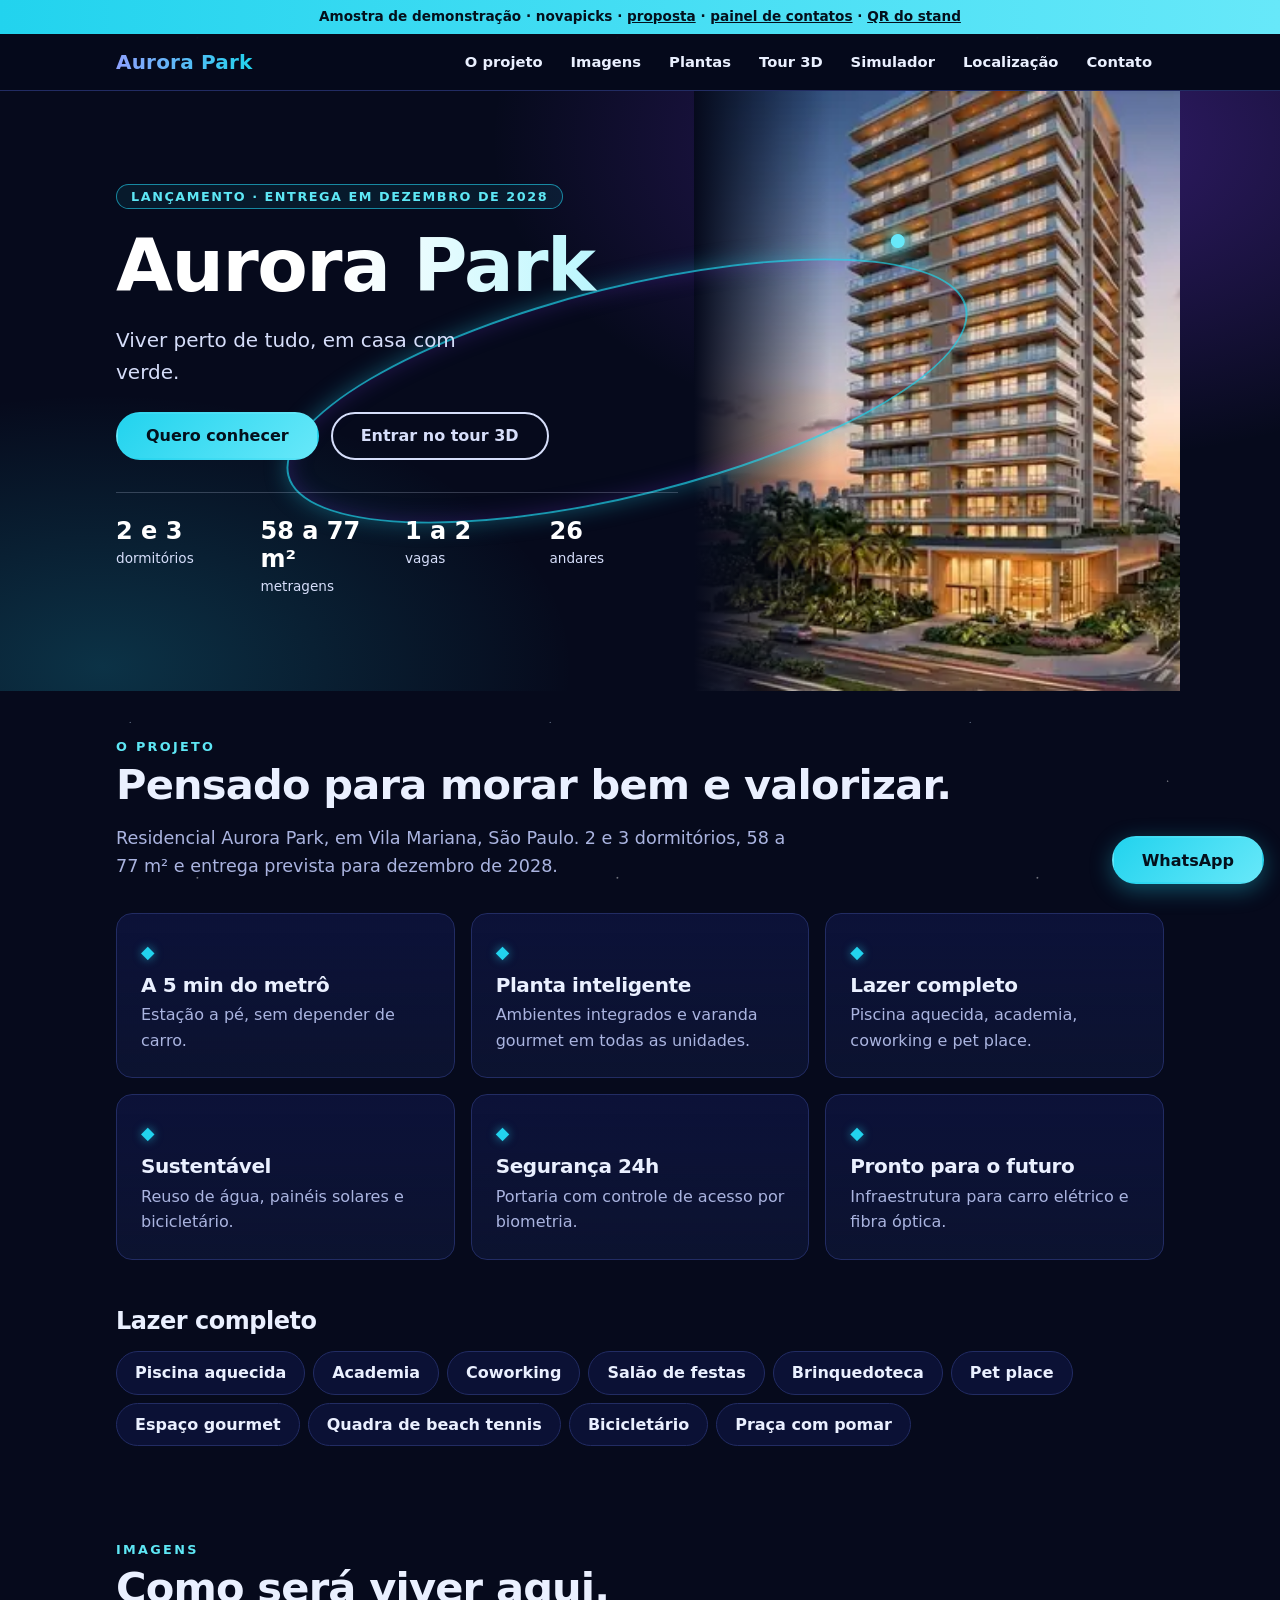
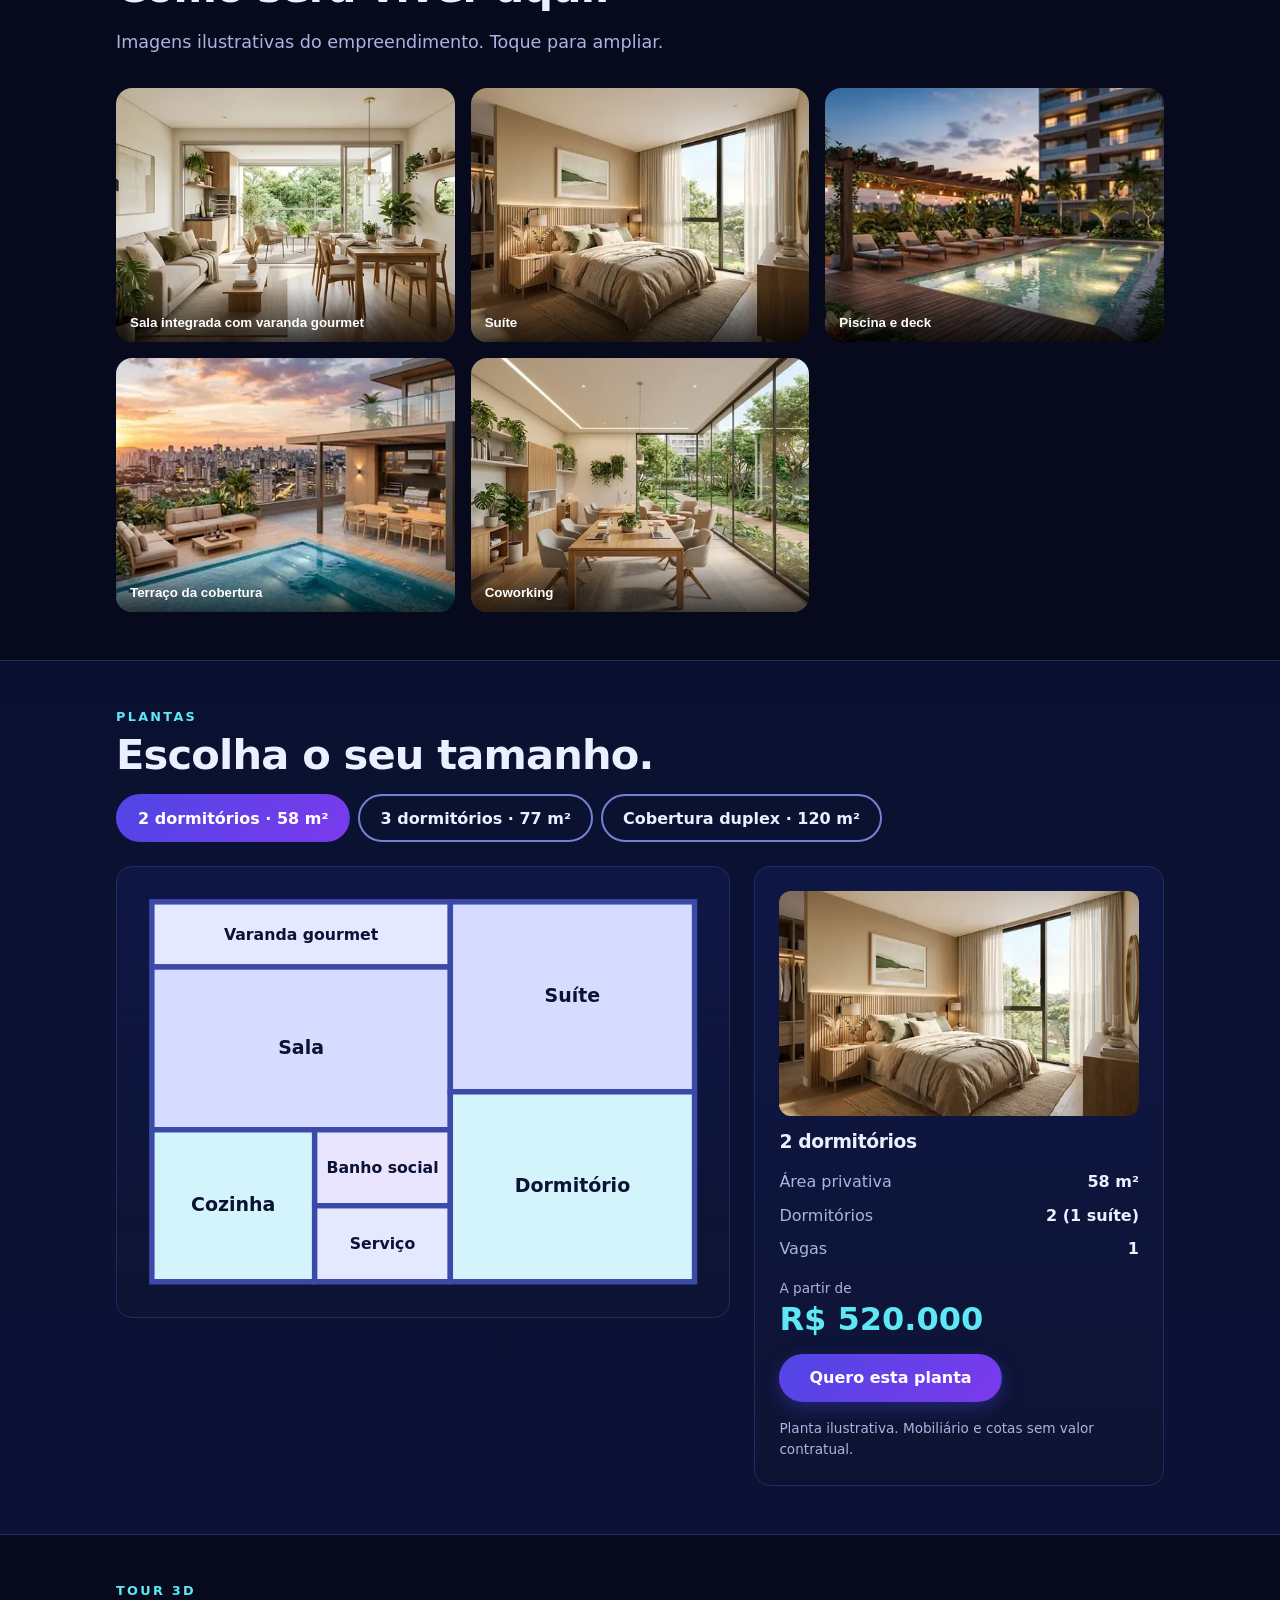
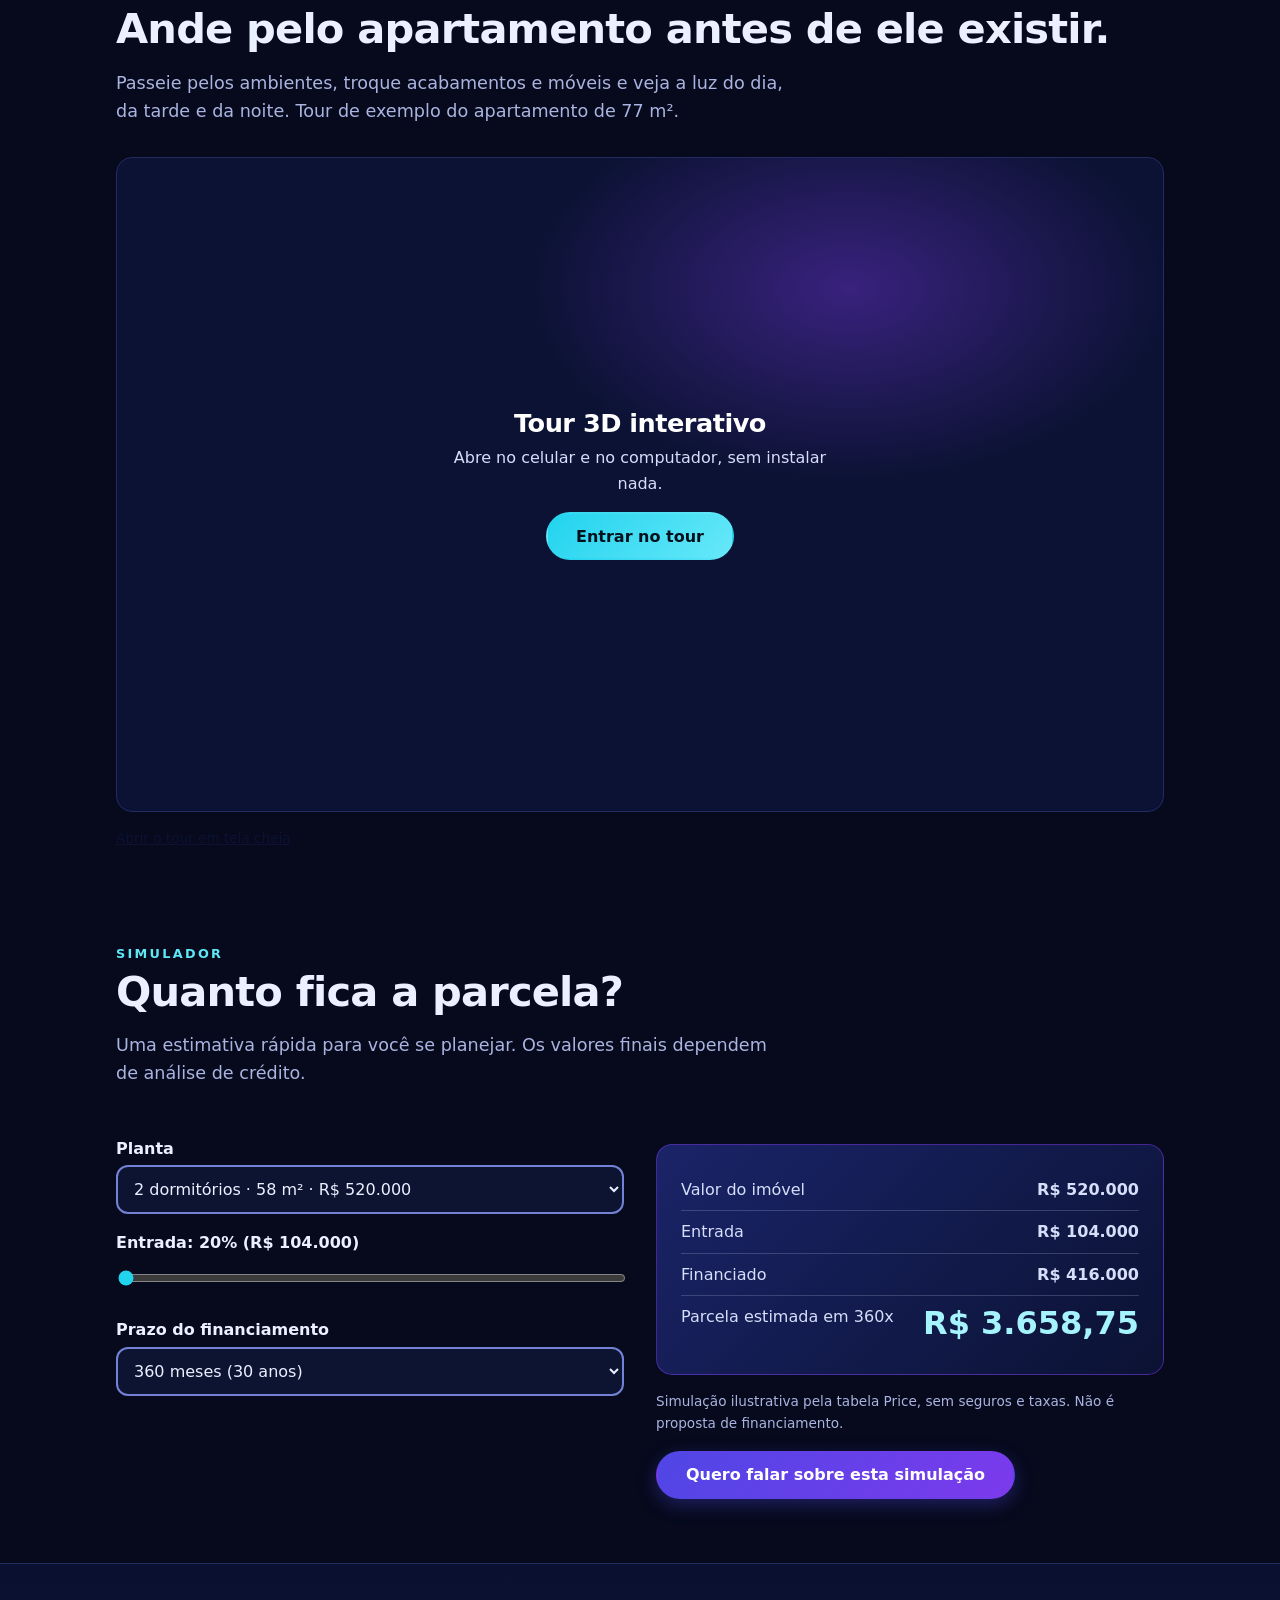
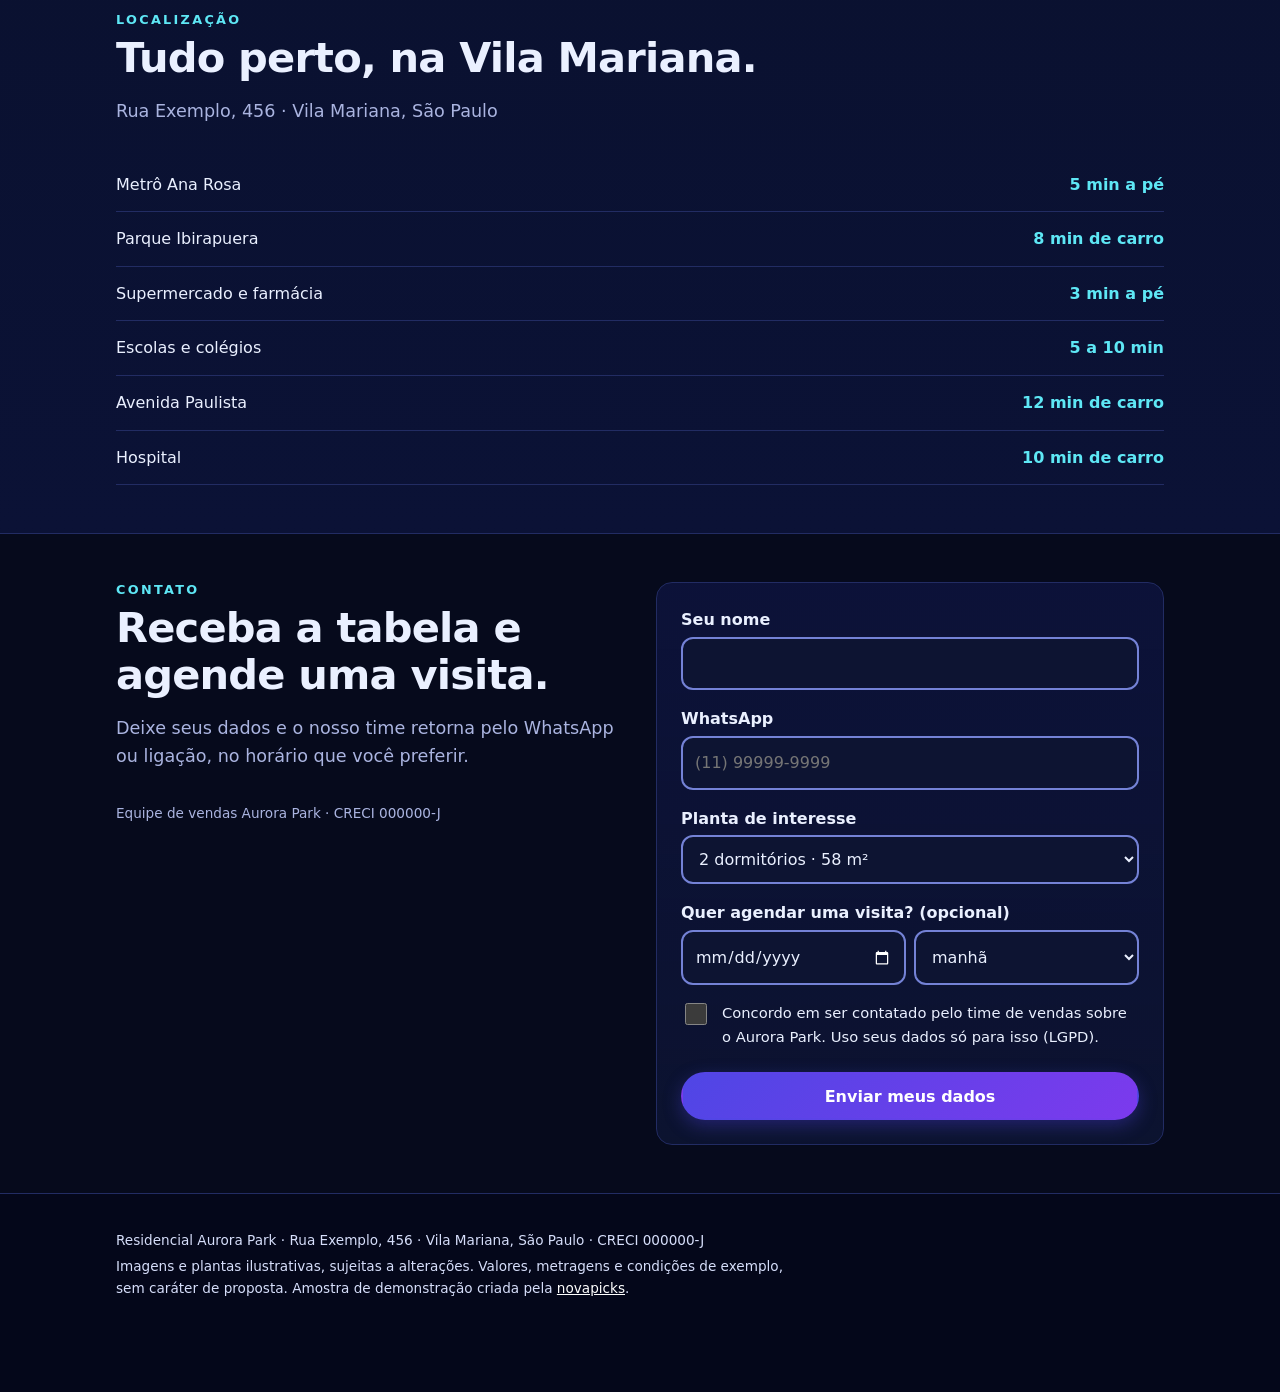
<file: index.html>
<!doctype html>
<html lang="pt-BR">
<head>
<meta charset="utf-8">
<meta name="viewport" content="width=device-width, initial-scale=1">
<meta name="description" content="Aurora Park: apartamentos de 2 e 3 dormitórios na Vila Mariana, com tour 3D, plantas e simulador.">
<meta name="theme-color" content="#060a1c">
<title>Aurora Park · Lançamento na Vila Mariana</title>
<link rel="stylesheet" href="css/estilo.css?v=3">
</head>
<body>
<a class="pular" href="#conteudo">Pular para o conteúdo</a>
<div class="selo-demo">Amostra de demonstração · novapicks · <a href="apresentacao.html">proposta</a> · <a href="leads.html" target="_blank" rel="noopener">painel de contatos</a> · <a href="qr.html">QR do stand</a></div>
<nav class="nav" aria-label="Principal"><div class="nav-int">
  <a class="marca" href="#topo" id="nav-marca"></a>
  <ul>
    <li><a class="l" href="#sobre">O projeto</a></li><li><a class="l" href="#galeria">Imagens</a></li><li><a class="l" href="#plantas">Plantas</a></li><li><a class="l" href="#tour">Tour 3D</a></li>
    <li><a class="l" href="#simulador">Simulador</a></li><li><a class="l" href="#local">Localização</a></li><li><a class="l" href="#contato">Contato</a></li>
  </ul>
</div></nav>

<header class="hero" id="topo"><div class="hero-int">
  <div class="hero-txt">
    <span class="etiqueta" id="h-status"></span>
    <h1 id="h-nome"></h1>
    <p class="slogan" id="h-slogan"></p>
    <div class="grupo-btn"><a class="btn btn-ouro" href="#contato">Quero conhecer</a><a class="btn btn-contorno" href="#tour">Entrar no tour 3D</a></div>
    <div class="numeros" id="h-numeros"></div>
  </div>
  <div class="hero-arte" id="h-arte"></div>
  <span class="orbita" aria-hidden="true"></span>
</div></header>

<main id="conteudo" tabindex="-1">
  <section id="sobre"><div class="container">
    <p class="sobretitulo">O projeto</p><h2>Pensado para morar bem e valorizar.</h2>
    <p class="lead" id="s-lead"></p>
    <div class="grade tres" id="s-dif"></div>
    <h3 style="margin:var(--e6) 0 var(--e2);font-size:1.5rem">Lazer completo</h3><ul class="chips" id="s-lazer"></ul>
  </div></section>

  <section id="galeria"><div class="container">
    <p class="sobretitulo">Imagens</p><h2>Como será viver aqui.</h2>
    <p class="lead">Imagens ilustrativas do empreendimento. Toque para ampliar.</p>
    <div class="galeria" id="g-lista"></div>
  </div></section>

  <section id="plantas" class="fundo-claro"><div class="container">
    <p class="sobretitulo">Plantas</p><h2>Escolha o seu tamanho.</h2>
    <div class="abas" role="tablist" aria-label="Plantas" id="p-abas"></div>
    <div class="planta" id="p-corpo" role="tabpanel" aria-live="polite"></div>
  </div></section>

  <section id="tour"><div class="container">
    <p class="sobretitulo">Tour 3D</p><h2>Ande pelo apartamento antes de ele existir.</h2>
    <p class="lead">Passeie pelos ambientes, troque acabamentos e móveis e veja a luz do dia, da tarde e da noite. Tour de exemplo do apartamento de 77 m².</p>
    <div class="palco" id="t-palco"><div class="chamada"><h3>Tour 3D interativo</h3><p>Abre no celular e no computador, sem instalar nada.</p><button class="btn btn-ouro" id="t-abrir" type="button">Entrar no tour</button></div></div>
    <p class="nota"><a id="t-link" target="_blank" rel="noopener" style="color:var(--verde)">Abrir o tour em tela cheia</a></p>
  </div></section>

  <section id="video" class="fundo-claro" hidden><div class="container">
    <p class="sobretitulo">Vídeo</p><h2>Conheça o empreendimento.</h2>
    <div class="palco" id="v-palco"></div>
  </div></section>

  <section id="simulador"><div class="container">
    <p class="sobretitulo">Simulador</p><h2>Quanto fica a parcela?</h2>
    <p class="lead">Uma estimativa rápida para você se planejar. Os valores finais dependem de análise de crédito.</p>
    <div class="duas">
      <form id="sim" novalidate>
        <label for="s-planta">Planta</label><select id="s-planta"></select>
        <label for="s-entrada">Entrada: <span id="s-ent-v"></span></label><input type="range" id="s-entrada">
        <label for="s-prazo">Prazo do financiamento</label><select id="s-prazo"></select>
      </form>
      <div>
        <div class="resultado" aria-live="polite" id="s-res"></div>
        <p class="nota">Simulação ilustrativa pela tabela Price, sem seguros e taxas. Não é proposta de financiamento.</p>
        <p><button class="btn btn-verde" id="s-quero" type="button">Quero falar sobre esta simulação</button></p>
      </div>
    </div>
  </div></section>

  <section id="local" class="fundo-claro"><div class="container">
    <p class="sobretitulo">Localização</p><h2 id="l-titulo"></h2>
    <p class="lead" id="l-end"></p>
    <div id="l-lista"></div>
  </div></section>

  <section id="contato"><div class="container"><div class="duas">
    <div><p class="sobretitulo">Contato</p><h2>Receba a tabela e agende uma visita.</h2><p class="lead">Deixe seus dados e o nosso time retorna pelo WhatsApp ou ligação, no horário que você preferir.</p>
      <p class="nota" id="c-corretor"></p></div>
    <div id="c-area"></div>
  </div></div></section>
</main>

<footer><div class="container">
  <p id="f-nome"></p>
  <p>Imagens e plantas ilustrativas, sujeitas a alterações. Valores, metragens e condições de exemplo, sem caráter de proposta. Amostra de demonstração criada pela <a href="https://novapicks.website">novapicks</a>.</p>
</div></footer>
<dialog id="lb" aria-label="Imagem ampliada"><button class="x" id="lb-x" type="button" aria-label="Fechar">×</button><img id="lb-img" alt=""><p id="lb-leg"></p></dialog>
<a class="btn btn-ouro flutuante" id="zap" target="_blank" rel="noopener">WhatsApp</a>

<script src="js/dados.js?v=3"></script>
<script src="js/leads.js?v=3"></script>
<script src="js/arte.js?v=3"></script>
<script src="js/app.js?v=3"></script>
</body>
</html>
</file>
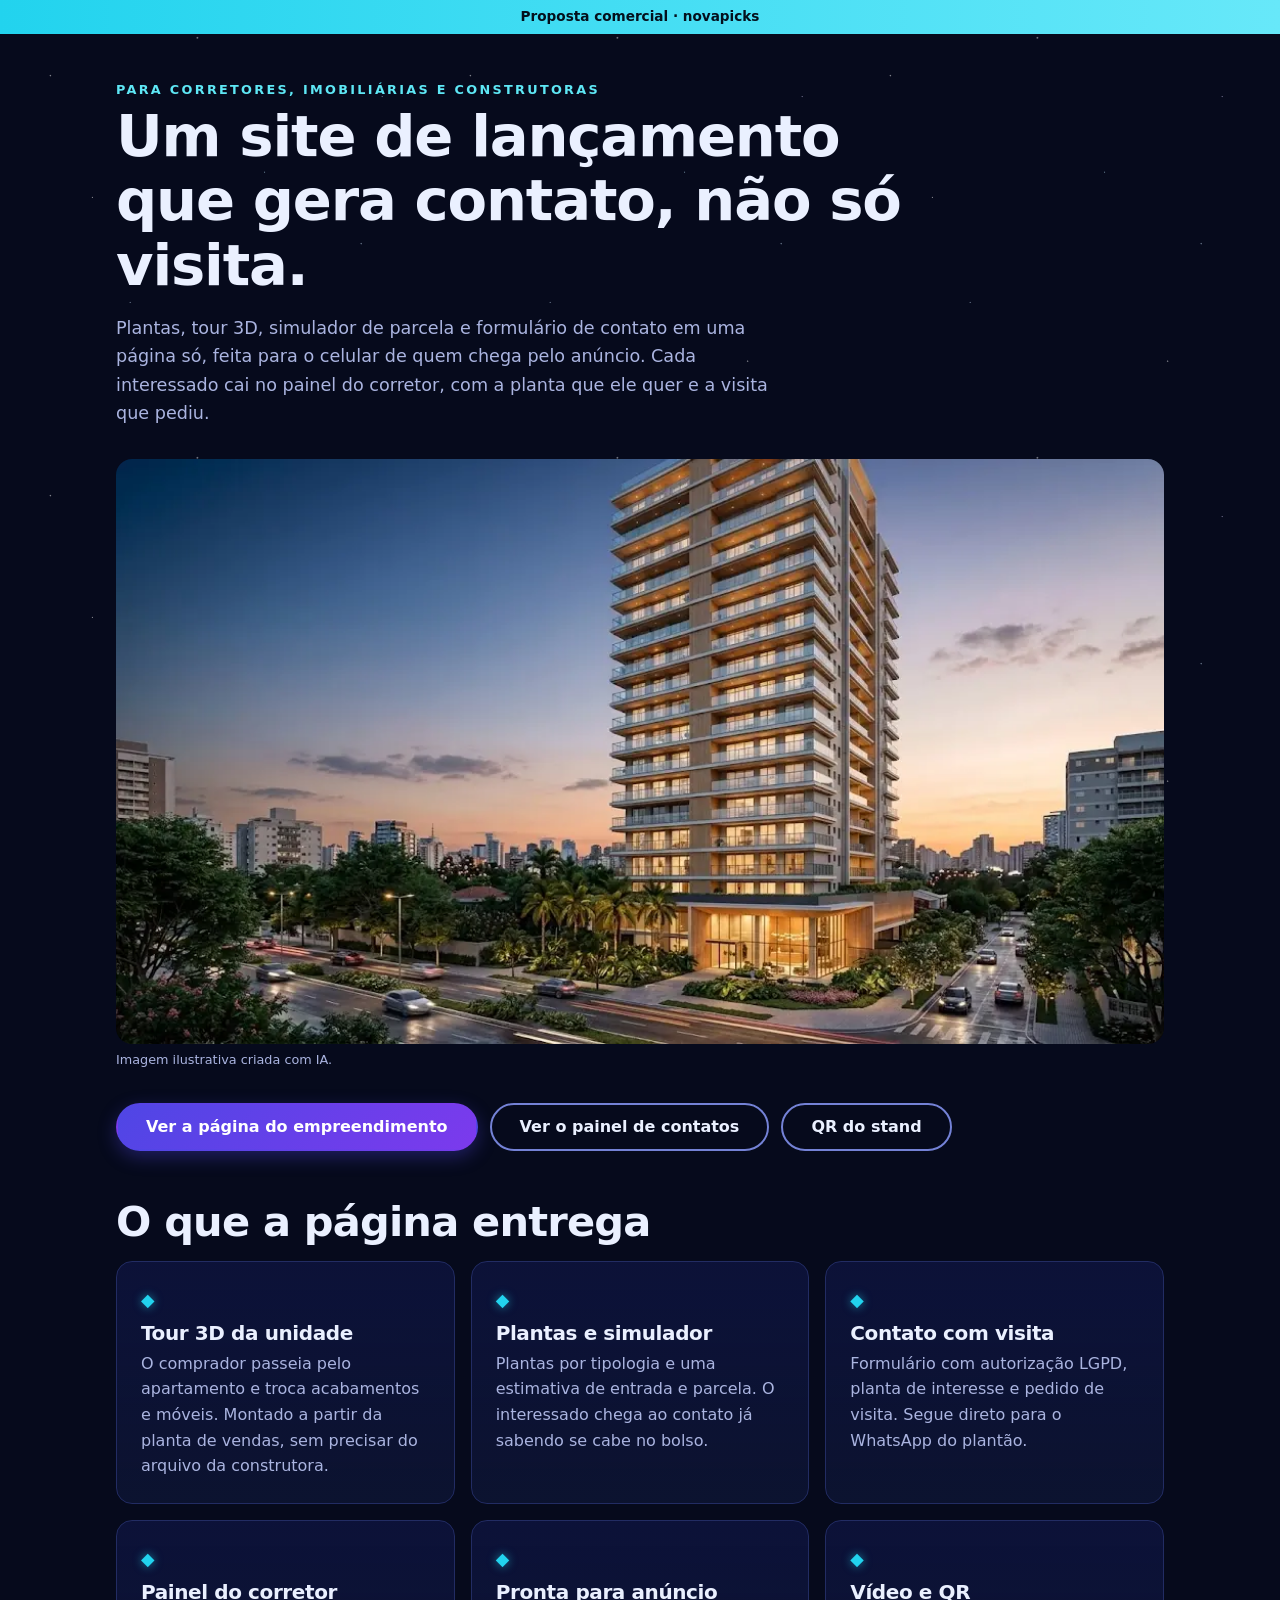
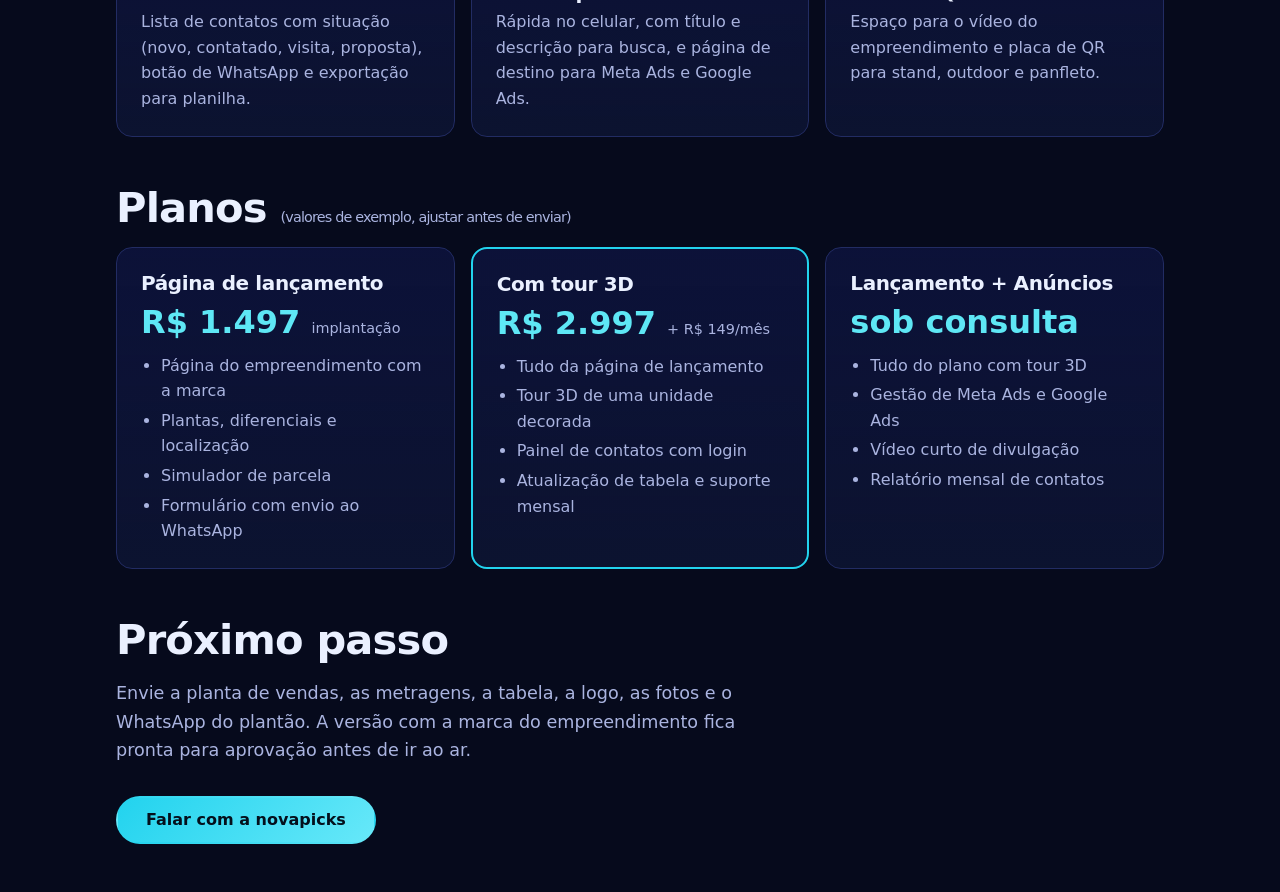
<file: apresentacao.html>
<!doctype html>
<html lang="pt-BR">
<head>
<meta charset="utf-8">
<meta name="viewport" content="width=device-width, initial-scale=1">
<meta name="description" content="Proposta: página de lançamento imobiliário com tour 3D, plantas, simulador e captação de contatos.">
<title>Página de empreendimento com tour 3D · Proposta novapicks</title>
<link rel="stylesheet" href="css/estilo.css?v=3">
</head>
<body>
<div class="selo-demo">Proposta comercial · novapicks</div>
<main class="container" style="padding-top:var(--e6);padding-bottom:var(--e6)">
  <p class="sobretitulo">Para corretores, imobiliárias e construtoras</p>
  <h1 style="font-size:clamp(2.2rem,6vw,3.6rem);max-width:20ch">Um site de lançamento que gera contato, não só visita.</h1>
  <p class="lead" style="margin-top:var(--e2)">Plantas, tour 3D, simulador de parcela e formulário de contato em uma página só, feita para o celular de quem chega pelo anúncio. Cada interessado cai no painel do corretor, com a planta que ele quer e a visita que pediu.</p>
  <figure class="foto-prop"><img src="img/fachada-1024.webp" width="1024" height="572" alt="Ilustração da fachada de um empreendimento residencial ao entardecer"><figcaption>Imagem ilustrativa criada com IA.</figcaption></figure>
  <div class="grupo-btn" style="margin-bottom:var(--e6)">
    <a class="btn btn-verde" href="index.html">Ver a página do empreendimento</a>
    <a class="btn btn-contorno" href="leads.html" target="_blank" rel="noopener">Ver o painel de contatos</a>
    <a class="btn btn-contorno" href="qr.html">QR do stand</a>
  </div>

  <h2>O que a página entrega</h2>
  <div class="grade tres">
    <div class="cartao"><span class="rombo" aria-hidden="true">◆</span><h3>Tour 3D da unidade</h3><p>O comprador passeia pelo apartamento e troca acabamentos e móveis. Montado a partir da planta de vendas, sem precisar do arquivo da construtora.</p></div>
    <div class="cartao"><span class="rombo" aria-hidden="true">◆</span><h3>Plantas e simulador</h3><p>Plantas por tipologia e uma estimativa de entrada e parcela. O interessado chega ao contato já sabendo se cabe no bolso.</p></div>
    <div class="cartao"><span class="rombo" aria-hidden="true">◆</span><h3>Contato com visita</h3><p>Formulário com autorização LGPD, planta de interesse e pedido de visita. Segue direto para o WhatsApp do plantão.</p></div>
    <div class="cartao"><span class="rombo" aria-hidden="true">◆</span><h3>Painel do corretor</h3><p>Lista de contatos com situação (novo, contatado, visita, proposta), botão de WhatsApp e exportação para planilha.</p></div>
    <div class="cartao"><span class="rombo" aria-hidden="true">◆</span><h3>Pronta para anúncio</h3><p>Rápida no celular, com título e descrição para busca, e página de destino para Meta Ads e Google Ads.</p></div>
    <div class="cartao"><span class="rombo" aria-hidden="true">◆</span><h3>Vídeo e QR</h3><p>Espaço para o vídeo do empreendimento e placa de QR para stand, outdoor e panfleto.</p></div>
  </div>

  <h2 style="margin-top:var(--e6)">Planos <small style="font:400 .9rem var(--fonte);color:var(--texto-suave)">(valores de exemplo, ajustar antes de enviar)</small></h2>
  <div class="planos">
    <div class="cartao plano"><h3>Página de lançamento</h3><div class="valor">R$ 1.497 <small>implantação</small></div><ul><li>Página do empreendimento com a marca</li><li>Plantas, diferenciais e localização</li><li>Simulador de parcela</li><li>Formulário com envio ao WhatsApp</li></ul></div>
    <div class="cartao plano destaque"><h3>Com tour 3D</h3><div class="valor">R$ 2.997 <small>+ R$ 149/mês</small></div><ul><li>Tudo da página de lançamento</li><li>Tour 3D de uma unidade decorada</li><li>Painel de contatos com login</li><li>Atualização de tabela e suporte mensal</li></ul></div>
    <div class="cartao plano"><h3>Lançamento + Anúncios</h3><div class="valor">sob consulta</div><ul><li>Tudo do plano com tour 3D</li><li>Gestão de Meta Ads e Google Ads</li><li>Vídeo curto de divulgação</li><li>Relatório mensal de contatos</li></ul></div>
  </div>

  <h2 style="margin-top:var(--e6)">Próximo passo</h2>
  <p class="lead">Envie a planta de vendas, as metragens, a tabela, a logo, as fotos e o WhatsApp do plantão. A versão com a marca do empreendimento fica pronta para aprovação antes de ir ao ar.</p>
  <a class="btn btn-ouro" href="https://novapicks.website">Falar com a novapicks</a>
</main>
</body>
</html>
</file>
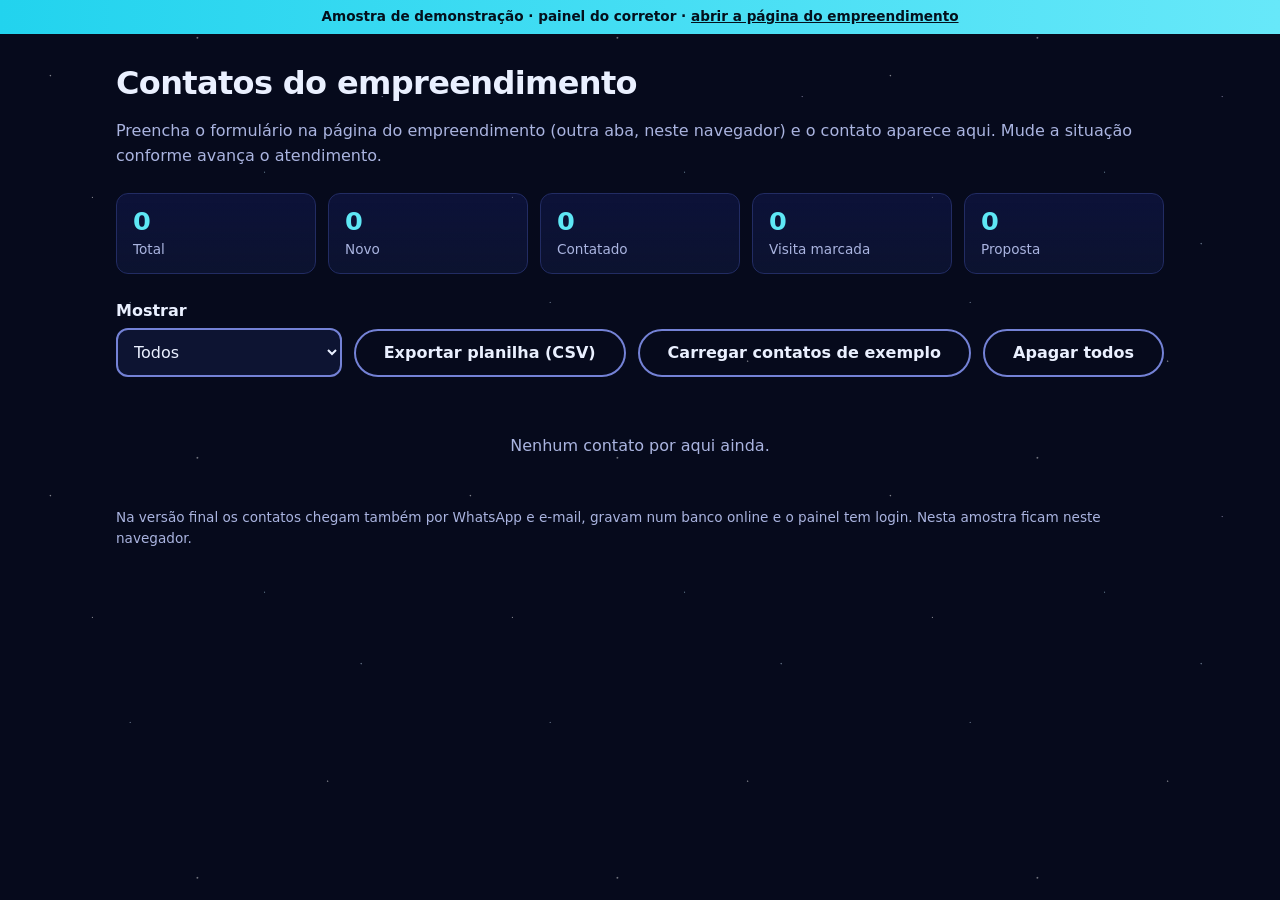
<file: leads.html>
<!doctype html>
<html lang="pt-BR">
<head>
<meta charset="utf-8">
<meta name="viewport" content="width=device-width, initial-scale=1">
<title>Painel de contatos · Aurora Park</title>
<link rel="stylesheet" href="css/estilo.css?v=3">
</head>
<body>
<div class="selo-demo">Amostra de demonstração · painel do corretor · <a href="index.html" target="_blank" rel="noopener">abrir a página do empreendimento</a></div>
<main class="painel">
  <h1>Contatos do empreendimento</h1>
  <p style="color:var(--texto-suave)">Preencha o formulário na página do empreendimento (outra aba, neste navegador) e o contato aparece aqui. Mude a situação conforme avança o atendimento.</p>
  <div class="resumos" id="resumos"></div>
  <div style="display:flex;gap:12px;flex-wrap:wrap;align-items:end;margin-bottom:var(--e3)">
    <div style="flex:1;min-width:200px"><label for="filtro" style="margin-top:0">Mostrar</label><select id="filtro"></select></div>
    <button class="btn btn-contorno" id="csv" type="button">Exportar planilha (CSV)</button>
    <button class="btn btn-contorno" id="exemplo" type="button">Carregar contatos de exemplo</button>
    <button class="btn btn-contorno" id="zerar" type="button">Apagar todos</button>
  </div>
  <div id="lista" aria-live="polite"></div>
  <p class="nota">Na versão final os contatos chegam também por WhatsApp e e-mail, gravam num banco online e o painel tem login. Nesta amostra ficam neste navegador.</p>
</main>
<script src="js/dados.js?v=3"></script>
<script src="js/leads.js?v=3"></script>
<script>
(function () {
  "use strict";
  var E = window.EMPREENDIMENTO, $ = function (s) { return document.querySelector(s); };
  function esc(t) { return String(t).replace(/[&<>"']/g, function (c) { return { "&": "&amp;", "<": "&lt;", ">": "&gt;", '"': "&quot;", "'": "&#39;" }[c]; }); }
  function pl(id) { return E.plantas.filter(function (p) { return p.id === id; })[0]; }
  function fmtTel(t) { var d = String(t).replace(/\D/g, ""); return d.length >= 10 ? "(" + d.slice(0, 2) + ") " + d.slice(2, d.length - 4) + "-" + d.slice(-4) : t; }
  function fmtData(iso) { var d = new Date(iso); return d.toLocaleDateString("pt-BR") + " " + d.toLocaleTimeString("pt-BR", { hour: "2-digit", minute: "2-digit" }); }
  var filtro = "todos";

  function desenhar() {
    var todos = Leads.lista().slice().reverse(), cont = {};
    Leads.STATUS.forEach(function (s) { cont[s] = todos.filter(function (l) { return l.status === s; }).length; });
    $("#resumos").innerHTML = '<div><b>' + todos.length + "</b><span>Total</span></div>" + ["novo", "contatado", "visita", "proposta"].map(function (s) { return "<div><b>" + cont[s] + "</b><span>" + Leads.ROTULO[s] + "</span></div>"; }).join("");
    $("#filtro").innerHTML = '<option value="todos">Todos</option>' + Leads.STATUS.map(function (s) { return '<option value="' + s + '">' + Leads.ROTULO[s] + " (" + cont[s] + ")</option>"; }).join("");
    $("#filtro").value = filtro;
    var l = todos.filter(function (x) { return filtro === "todos" || x.status === filtro; });
    $("#lista").innerHTML = l.length ? l.map(function (c) {
      var p = pl(c.interesse), msg = "Olá, " + c.nome.split(" ")[0] + "! Aqui é do " + E.nome + ". Vi que você tem interesse na planta " + (p ? p.nome : "") + ". Posso te ajudar?";
      return '<article class="contato" data-s="' + c.status + '"><div><h3>' + esc(c.nome) + "</h3><p>" + esc(fmtTel(c.tel)) + " · " + (p ? esc(p.nome) + " (" + p.area + " m²)" : "") + "</p><p>" + fmtData(c.hora) +
        (c.visita ? " · visita " + (c.visita.data ? esc(c.visita.data.split("-").reverse().join("/")) + " " : "") + esc(c.visita.periodo) : "") + "</p>" + (c.obs ? "<p><i>" + esc(c.obs) + "</i></p>" : "") + "</div>" +
        '<div><label class="so-leitor" for="s' + c.id + '">Situação de ' + esc(c.nome) + '</label><select id="s' + c.id + '" data-id="' + c.id + '">' + Leads.STATUS.map(function (s) { return '<option value="' + s + '"' + (s === c.status ? " selected" : "") + ">" + Leads.ROTULO[s] + "</option>"; }).join("") + "</select></div>" +
        '<div class="acoes"><a class="btn btn-verde btn-pequeno" target="_blank" rel="noopener" href="https://wa.me/55' + String(c.tel).replace(/\D/g, "").replace(/^55/, "") + "?text=" + encodeURIComponent(msg) + '">WhatsApp</a><button class="btn btn-contorno btn-pequeno" data-del="' + c.id + '" aria-label="Remover ' + esc(c.nome) + '">Remover</button></div></article>';
    }).join("") : '<p class="vazio">Nenhum contato por aqui ainda.</p>';
  }
  function csv() {
    var q = function (v) { return '"' + String(v == null ? "" : v).replace(/"/g, '""') + '"'; };
    var linhas = [["Nome", "WhatsApp", "Planta", "Situação", "Visita", "Observação", "Recebido em"].map(q).join(";")];
    Leads.lista().forEach(function (c) { var p = pl(c.interesse); linhas.push([c.nome, c.tel, p ? p.nome : "", Leads.ROTULO[c.status], c.visita ? (c.visita.data || "") + " " + c.visita.periodo : "", c.obs, fmtData(c.hora)].map(q).join(";")); });
    var u = URL.createObjectURL(new Blob(["﻿" + linhas.join("\r\n")], { type: "text/csv;charset=utf-8" })), a = document.createElement("a");
    a.href = u; a.download = "contatos-" + E.nome.toLowerCase().replace(/\s+/g, "-") + ".csv"; a.click(); setTimeout(function () { URL.revokeObjectURL(u); }, 1000);
  }
  document.addEventListener("click", function (e) {
    var b = e.target.closest("button"); if (!b) return;
    if (b.dataset.del) { Leads.remover(Number(b.dataset.del)); desenhar(); }
    else if (b.id === "csv") csv();
    else if (b.id === "exemplo") { Leads.exemplo(); desenhar(); }
    else if (b.id === "zerar") { if (confirm("Apagar todos os contatos desta amostra?")) { Leads.limpar(); desenhar(); } }
  });
  document.addEventListener("change", function (e) {
    var t = e.target;
    if (t.id === "filtro") { filtro = t.value; desenhar(); }
    else if (t.dataset.id) { Leads.status(Number(t.dataset.id), t.value); desenhar(); }
  });
  Leads.aoMudar(desenhar);
  desenhar();
})();
</script>
</body>
</html>
</file>
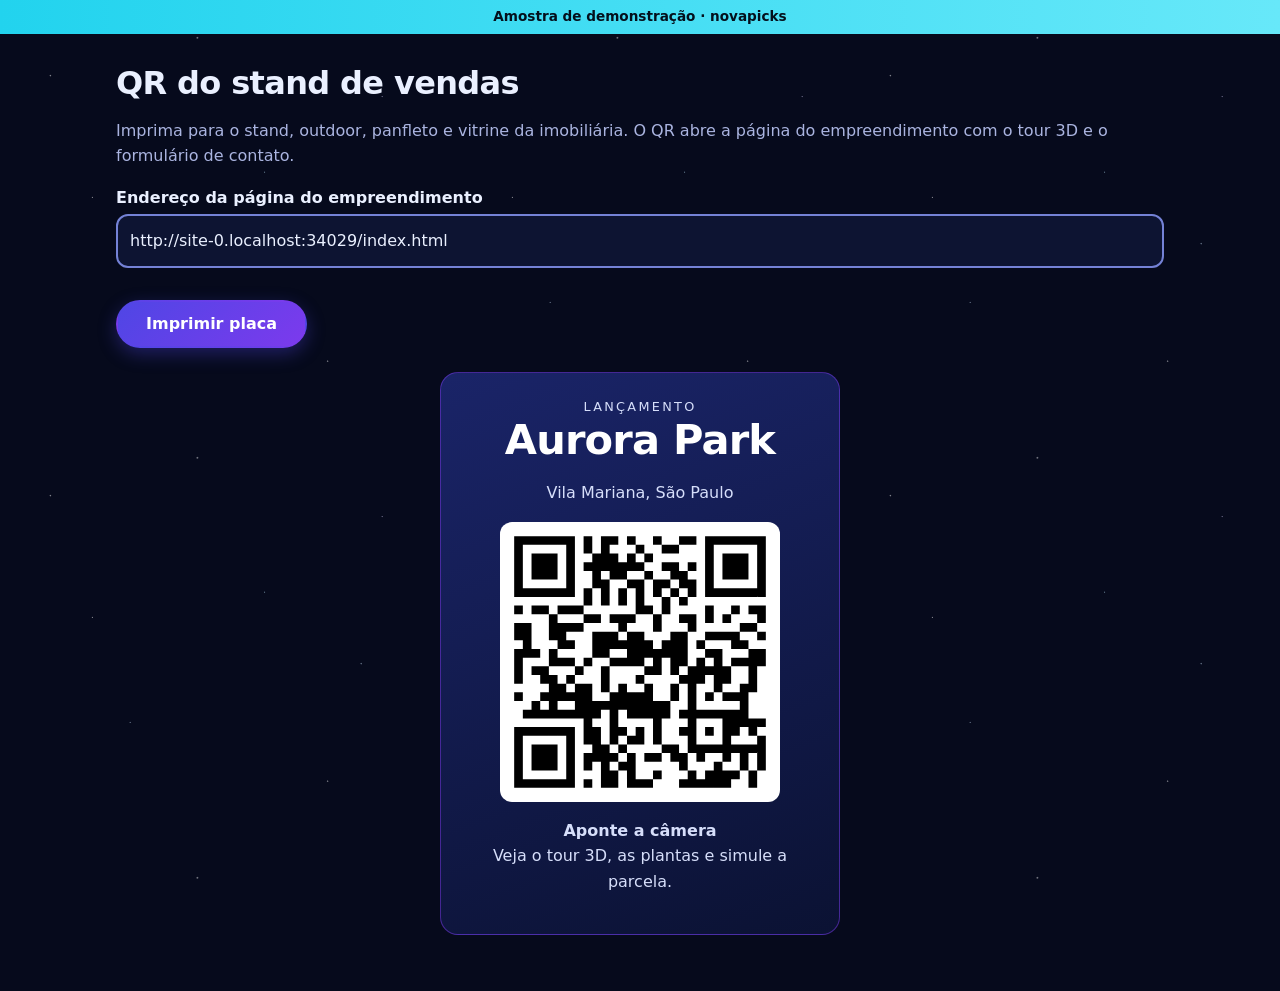
<file: qr.html>
<!doctype html>
<html lang="pt-BR">
<head>
<meta charset="utf-8">
<meta name="viewport" content="width=device-width, initial-scale=1">
<title>QR do stand · Aurora Park</title>
<link rel="stylesheet" href="css/estilo.css?v=3">
</head>
<body>
<div class="selo-demo">Amostra de demonstração · novapicks</div>
<main class="container" style="padding-top:var(--e4);padding-bottom:var(--e4)">
  <div class="nao-imprimir">
    <h1 style="font-size:2rem">QR do stand de vendas</h1>
    <p style="color:var(--texto-suave)">Imprima para o stand, outdoor, panfleto e vitrine da imobiliária. O QR abre a página do empreendimento com o tour 3D e o formulário de contato.</p>
    <label for="base">Endereço da página do empreendimento</label><input type="text" id="base" inputmode="url">
    <p><button class="btn btn-verde" id="imprimir" type="button" style="margin-top:var(--e2)">Imprimir placa</button></p>
  </div>
  <div class="placa" id="placa" aria-live="polite"></div>
</main>
<script src="vendor/qrcode.js"></script>
<script src="js/dados.js?v=3"></script>
<script>
(function () {
  "use strict";
  var base = document.getElementById("base"), box = document.getElementById("placa"), E = window.EMPREENDIMENTO;
  function esc(t) { return String(t).replace(/[&<>"']/g, function (c) { return { "&": "&amp;", "<": "&lt;", ">": "&gt;", '"': "&quot;", "'": "&#39;" }[c]; }); }
  base.value = location.href.replace(/qr\.html.*$/, "index.html");
  function desenhar() {
    var q = qrcode(0, "M"); q.addData(base.value || "https://"); q.make();
    box.innerHTML = '<p style="margin:0;letter-spacing:.18em;text-transform:uppercase;font-size:.8rem">' + esc(E.status) + "</p><h2>" + esc(E.nome) + '</h2><p>' + esc(E.bairro) + '</p><div class="qrbox">' +
      q.createSvgTag({ cellSize: 4, margin: 1, scalable: true }).replace("<svg", '<svg class="qr" role="img" aria-label="QR code do empreendimento"') + "</div><p><b>Aponte a câmera</b><br>Veja o tour 3D, as plantas e simule a parcela.</p>";
  }
  base.addEventListener("input", desenhar);
  document.getElementById("imprimir").addEventListener("click", function () { window.print(); });
  desenhar();
})();
</script>
</body>
</html>
</file>
<file: css/estilo.css>
/* Design System: tokens no :root, mobile-first, escala de 8px. Tema espaço da novapicks: índigo e violeta indo para turquesa. */
:root {
  --fundo: #060a1c;
  --superficie: #0d1432;
  --superficie-2: #0a1130;
  --borda: #7482d6;
  --borda-suave: #222c63;
  --texto: #eaf0ff;
  --texto-suave: #aab4e0;
  --verde: #0b1233;          /* painéis escuros (nome antigo mantido) */
  --verde-2: #1b2a7a;
  --indigo: #4f46e5;
  --violeta: #7c3aed;
  --turq: #22d3ee;           /* decorativo e fundo de botão com texto escuro */
  --latao: #22d3ee;
  --latao-texto: #5ee7f5;    /* turquesa em texto sobre o fundo escuro */
  --creme: #d6defa;
  --erro: #ff9a8c;
  --foco: #7ee8ff;
  --raio: 16px;
  --e1: 8px; --e2: 16px; --e3: 24px; --e4: 32px; --e6: 48px; --e8: 64px;
  --fonte-titulo: "Bahnschrift", "Segoe UI Variable Display", "Segoe UI", system-ui, -apple-system, Roboto, sans-serif;
  --fonte: system-ui, -apple-system, "Segoe UI", Roboto, sans-serif;
  color-scheme: dark;
}
@media (prefers-contrast: more) { :root { --borda: #000; --texto-suave: #000; } }
* { box-sizing: border-box; }
html { scroll-behavior: smooth; scroll-padding-top: 72px; }
body { margin: 0; font-family: var(--fonte); background: var(--fundo); color: var(--texto); line-height: 1.6; }
h1, h2, h3 { font-family: var(--fonte-titulo); font-weight: 600; line-height: 1.12; margin: 0; letter-spacing: -.01em; }
[hidden] { display: none !important; }
:focus-visible { outline: 3px solid var(--foco); outline-offset: 2px; }
.so-leitor { position: absolute; width: 1px; height: 1px; overflow: hidden; clip: rect(0 0 0 0); white-space: nowrap; }
.pular { position: absolute; left: 8px; top: -64px; background: var(--latao); color: var(--texto); padding: 8px 16px; border-radius: 8px; z-index: 60; }
.pular:focus { top: 8px; }
.selo-demo { background: var(--latao); color: var(--texto); text-align: center; font-size: .85rem; font-weight: 700; padding: 6px var(--e2); }
.selo-demo a { color: inherit; font-weight: 800; }
.container { max-width: 1080px; margin: 0 auto; padding: 0 var(--e2); }
section { padding: var(--e6) 0; }
.sobretitulo { font: 700 .8rem var(--fonte); text-transform: uppercase; letter-spacing: .18em; color: var(--latao-texto); margin: 0 0 var(--e1); }
h2 { font-size: clamp(1.8rem, 5vw, 2.6rem); margin-bottom: var(--e2); }
.lead { color: var(--texto-suave); font-size: 1.1rem; max-width: 60ch; margin: 0 0 var(--e4); }

/* Navegação */
.nav { position: sticky; top: 0; z-index: 40; background: rgba(247,243,236,.94); backdrop-filter: blur(8px); border-bottom: 1px solid var(--borda-suave); }
.nav-int { max-width: 1080px; margin: 0 auto; padding: 0 var(--e2); display: flex; align-items: center; gap: var(--e2); min-height: 56px; }
.marca { font: 700 1.25rem var(--fonte-titulo); color: var(--verde); text-decoration: none; white-space: nowrap; }
.nav ul { display: flex; gap: 4px; list-style: none; padding: 0; margin: 0 0 0 auto; overflow-x: auto; scrollbar-width: none; }
.nav a.l { display: inline-flex; align-items: center; min-height: 44px; padding: 0 12px; color: var(--texto); text-decoration: none; font-weight: 600; font-size: .92rem; border-radius: 8px; white-space: nowrap; }
.nav a.l:hover { background: var(--superficie-2); }

/* Hero */
.hero { background: var(--verde); color: var(--creme); padding: 0; overflow: hidden; }
.hero-int { max-width: 1080px; margin: 0 auto; display: grid; grid-template-columns: 1fr; }
@media (min-width: 860px) { .hero-int { grid-template-columns: 1.1fr .9fr; min-height: 600px; } }
.hero-txt { padding: var(--e6) var(--e2); align-self: center; }
.hero h1 { font-size: clamp(2.6rem, 8vw, 4.6rem); color: #fff; }
.hero .slogan { font-size: 1.25rem; margin: var(--e2) 0 var(--e3); max-width: 28ch; }
.etiqueta { display: inline-block; border: 1px solid var(--latao); color: var(--latao); border-radius: 999px; padding: 4px 14px; font: 700 .8rem var(--fonte); text-transform: uppercase; letter-spacing: .12em; margin-bottom: var(--e2); }
.hero-arte { min-height: 360px; position: relative; }
.hero-arte svg { position: absolute; inset: 0; width: 100%; height: 100%; }
.numeros { display: grid; grid-template-columns: repeat(2, 1fr); gap: var(--e2); margin-top: var(--e4); padding-top: var(--e3); border-top: 1px solid rgba(233,223,200,.3); }
@media (min-width: 640px) { .numeros { grid-template-columns: repeat(4, 1fr); } }
.numeros b { display: block; font: 600 1.5rem var(--fonte-titulo); color: #fff; }
.numeros span { font-size: .85rem; }

/* Botões */
.btn { font: 700 1rem var(--fonte); min-height: 48px; padding: 8px 28px; border-radius: 999px; border: 2px solid transparent; cursor: pointer; display: inline-flex; align-items: center; justify-content: center; gap: 8px; text-decoration: none; }
.btn-ouro { background: var(--latao); color: var(--texto); }
.btn-ouro:hover { background: #c9a669; }
.btn-verde { background: var(--verde); color: #fff; }
.btn-verde:hover { background: var(--verde-2); }
.btn-contorno { background: transparent; color: var(--texto); border-color: var(--borda); }
.btn-contorno:hover { border-color: var(--texto); }
.hero .btn-contorno { color: var(--creme); border-color: var(--creme); }
.btn-pequeno { min-height: 36px; padding: 2px 14px; font-size: .9rem; }
.grupo-btn { display: flex; gap: 12px; flex-wrap: wrap; }

/* Diferenciais, lazer, localização */
.grade { display: grid; gap: var(--e2); grid-template-columns: 1fr; }
@media (min-width: 640px) { .grade { grid-template-columns: repeat(2, 1fr); } }
@media (min-width: 960px) { .grade.tres { grid-template-columns: repeat(3, 1fr); } }
.cartao { background: var(--superficie); border: 1px solid var(--borda-suave); border-radius: var(--raio); padding: var(--e3); }
.cartao h3 { font-size: 1.25rem; margin-bottom: 6px; }
.cartao p { margin: 0; color: var(--texto-suave); }
.cartao .rombo { display: block; color: var(--latao); font-size: 1.1rem; margin-bottom: 8px; }
.chips { display: flex; flex-wrap: wrap; gap: 8px; list-style: none; padding: 0; margin: 0; }
.chips li { background: var(--superficie); border: 1px solid var(--borda-suave); border-radius: 999px; padding: 8px 18px; font-weight: 600; }
.local { display: flex; justify-content: space-between; gap: 16px; padding: 14px 0; border-bottom: 1px solid var(--borda-suave); }
.local b { color: var(--latao-texto); white-space: nowrap; }

/* Plantas */
.abas { display: flex; gap: 8px; flex-wrap: wrap; margin-bottom: var(--e3); }
.abas button { font: 700 1rem var(--fonte); min-height: 48px; padding: 8px 20px; border-radius: 999px; border: 2px solid var(--borda); background: transparent; color: var(--texto); cursor: pointer; }
.abas button[aria-selected="true"] { background: var(--verde); border-color: var(--verde); color: #fff; }
.planta { display: grid; gap: var(--e3); grid-template-columns: 1fr; align-items: start; }
@media (min-width: 860px) { .planta { grid-template-columns: 1.2fr .8fr; } }
.planta-arte { background: var(--superficie); border: 1px solid var(--borda-suave); border-radius: var(--raio); padding: var(--e3); }
.planta-arte svg { width: 100%; height: auto; display: block; }
.ficha { background: var(--superficie); border: 1px solid var(--borda-suave); border-radius: var(--raio); padding: var(--e3); }
.ficha dl { margin: var(--e2) 0; display: grid; grid-template-columns: auto 1fr; gap: 8px 24px; }
.ficha dt { color: var(--texto-suave); } .ficha dd { margin: 0; font-weight: 700; text-align: right; }
.preco { font: 600 2rem var(--fonte-titulo); color: var(--verde); }
.nota { font-size: .85rem; color: var(--texto-suave); margin: var(--e2) 0 0; }

/* Tour e vídeo */
.fundo-claro { background: var(--superficie-2); }
.palco { position: relative; min-height: 420px; width: 100%; border-radius: var(--raio); overflow: hidden; background: var(--verde); display: grid; place-items: center; color: var(--creme); text-align: center; }
@media (min-width: 860px) { .palco { aspect-ratio: 16 / 10; min-height: 0; } }
.palco iframe { position: absolute; inset: 0; width: 100%; height: 100%; border: 0; }
.palco .chamada { padding: var(--e3); max-width: 44ch; }
.palco h3 { color: #fff; font-size: 1.6rem; margin-bottom: 8px; }
.palco p { margin: 0 0 var(--e2); }

/* Simulador e formulário */
.duas { display: grid; gap: var(--e4); grid-template-columns: 1fr; align-items: start; }
@media (min-width: 860px) { .duas { grid-template-columns: 1fr 1fr; } }
label { display: block; font-weight: 600; margin: var(--e2) 0 4px; }
input[type=text], input[type=tel], input[type=date], select, textarea { width: 100%; font: inherit; color: var(--texto); background: var(--superficie); border: 2px solid var(--borda); border-radius: 12px; padding: 12px; min-height: 48px; }
input[type=range] { width: 100%; accent-color: var(--verde); min-height: 32px; }
.resultado { background: var(--verde); color: var(--creme); border-radius: var(--raio); padding: var(--e3); margin-top: var(--e3); }
.resultado .linha { display: flex; justify-content: space-between; gap: 16px; padding: 8px 0; }
.resultado .linha + .linha { border-top: 1px solid rgba(233,223,200,.25); }
.resultado .grande { font: 600 2rem var(--fonte-titulo); color: #fff; }
.opc { display: flex; align-items: flex-start; gap: 12px; margin: var(--e2) 0 0; font-weight: 400; font-size: .92rem; }
.opc input { width: 22px; height: 22px; accent-color: var(--verde); flex: none; margin-top: 2px; }
.erro { color: var(--erro); font-weight: 600; margin: 8px 0 0; }
.sucesso { background: var(--superficie); border: 2px solid var(--verde); border-radius: var(--raio); padding: var(--e3); }
.sucesso h3 { color: var(--verde); font-size: 1.5rem; margin-bottom: 8px; }

footer { background: var(--verde); color: var(--creme); padding: var(--e4) 0 88px; font-size: .85rem; }
footer p { margin: 4px 0; max-width: 80ch; }
footer a { color: #fff; }
.flutuante { position: fixed; right: 16px; bottom: 16px; z-index: 45; box-shadow: 0 6px 20px rgba(0,0,0,.25); }

/* Painel de contatos */
.painel { max-width: 1080px; margin: 0 auto; padding: var(--e4) var(--e2); }
.painel h1 { font-size: 2rem; margin-bottom: 8px; }
.resumos { display: grid; grid-template-columns: repeat(2, 1fr); gap: 12px; margin: var(--e3) 0; }
@media (min-width: 720px) { .resumos { grid-template-columns: repeat(5, 1fr); } }
.resumos div { background: var(--superficie); border: 1px solid var(--borda-suave); border-radius: 12px; padding: 12px 16px; }
.resumos b { display: block; font: 600 1.6rem var(--fonte-titulo); color: var(--verde); }
.resumos span { font-size: .85rem; color: var(--texto-suave); }
.contato { background: var(--superficie); border: 1px solid var(--borda-suave); border-left: 5px solid var(--latao); border-radius: 12px; padding: var(--e2); margin-bottom: 12px; display: grid; gap: 8px 16px; grid-template-columns: 1fr; }
@media (min-width: 720px) { .contato { grid-template-columns: 1.4fr 1fr auto; align-items: center; } }
.contato h3 { font-size: 1.15rem; }
.contato p { margin: 2px 0; color: var(--texto-suave); font-size: .92rem; }
.contato .acoes { display: flex; gap: 8px; flex-wrap: wrap; }
.contato[data-s="contatado"] { border-left-color: var(--verde-2); }
.contato[data-s="visita"] { border-left-color: #2b6cb0; }
.contato[data-s="proposta"] { border-left-color: #6b3fa0; }
.contato[data-s="perdido"] { opacity: .6; border-left-color: var(--borda); }
.vazio { color: var(--texto-suave); text-align: center; padding: var(--e4) 0; }
.caixa { background: var(--superficie); border: 1px solid var(--borda-suave); border-radius: var(--raio); padding: var(--e3); }

/* Proposta e placa */
.planos { display: grid; gap: var(--e2); grid-template-columns: repeat(auto-fit, minmax(250px, 1fr)); }
.plano.destaque { border: 2px solid var(--latao); }
.plano .valor { font: 600 2rem var(--fonte-titulo); color: var(--verde); margin: 8px 0; }
.plano .valor small { font: 400 .9rem var(--fonte); color: var(--texto-suave); }
.plano ul { padding-left: 20px; margin: 12px 0 0; display: grid; gap: 4px; color: var(--texto-suave); }
.placa { max-width: 400px; margin: var(--e3) auto; background: var(--verde); color: var(--creme); border-radius: 18px; padding: var(--e3); text-align: center; }
.placa h2 { color: #fff; margin: 0; }
.placa .qrbox { background: #fff; border-radius: 12px; padding: 12px; margin: var(--e2) auto; max-width: 280px; }
.placa svg.qr { width: 100%; display: block; }
@media print { body { background: #fff; } .nao-imprimir, .selo-demo, .nav, .flutuante { display: none !important; } }
@media (prefers-reduced-motion: reduce) { html { scroll-behavior: auto; } * { transition: none !important; animation: none !important; } }

/* ===== Imagens ===== */
.hero-arte { background: var(--verde-2); }
.hero-arte img { position: absolute; inset: 0; width: 100%; height: 100%; object-fit: cover; object-position: 60% center; }
.galeria { display: grid; gap: var(--e2); grid-template-columns: 1fr 1fr; }
@media (min-width: 860px) { .galeria { grid-template-columns: repeat(3, 1fr); } }
.foto { position: relative; padding: 0; border: 0; border-radius: var(--raio); overflow: hidden; cursor: pointer; background: var(--verde); aspect-ratio: 4 / 3; display: block; }
.foto img { width: 100%; height: 100%; object-fit: cover; display: block; transition: transform .4s; }
.foto:hover img { transform: scale(1.04); }
.foto span { position: absolute; left: 0; right: 0; bottom: 0; padding: 28px 14px 12px; text-align: left; color: #fff; font-weight: 700; background: linear-gradient(0deg, rgba(0,0,0,.7), transparent); }
.ficha-foto { width: 100%; height: auto; aspect-ratio: 16 / 10; object-fit: cover; border-radius: 12px; display: block; margin-bottom: var(--e2); }
dialog#lb { width: min(960px, 96vw); max-height: 94vh; padding: 12px; border: 0; border-radius: var(--raio); background: var(--verde); color: var(--creme); position: relative; }
dialog#lb::backdrop { background: rgba(0,0,0,.8); }
#lb img { width: 100%; height: auto; max-height: 78vh; object-fit: contain; display: block; border-radius: 10px; }
#lb p { margin: 8px 4px 0; font-size: .9rem; }
.x { position: absolute; top: 10px; right: 10px; width: 44px; height: 44px; border-radius: 50%; border: 0; background: rgba(0,0,0,.6); color: #fff; font-size: 1.6rem; line-height: 1; cursor: pointer; z-index: 2; }
.foto-prop { margin: 0 0 var(--e4); }
.foto-prop img { width: 100%; height: auto; border-radius: var(--raio); display: block; }
.foto-prop figcaption { font-size: .8rem; color: var(--texto-suave); margin-top: 6px; }

/* ===== Tema novapicks (espaço, índigo → turquesa, anel orbital) ===== */
body { background: var(--fundo); position: relative; }
body::before { content: ""; position: fixed; inset: 0; z-index: -1; pointer-events: none; opacity: .55;
  background-image:
    radial-gradient(1.2px 1.2px at 12% 18%, #fff, transparent), radial-gradient(1px 1px at 31% 72%, #cfe9ff, transparent),
    radial-gradient(1.4px 1.4px at 47% 9%, #fff, transparent), radial-gradient(1px 1px at 63% 41%, #bfe8ff, transparent),
    radial-gradient(1.2px 1.2px at 78% 86%, #fff, transparent), radial-gradient(1px 1px at 91% 23%, #d9d4ff, transparent),
    radial-gradient(1px 1px at 22% 47%, #fff, transparent), radial-gradient(1.2px 1.2px at 86% 58%, #cfe9ff, transparent);
  background-size: 420px 420px; }
h1, h2, h3 { letter-spacing: -.02em; }
.selo-demo, .pular, .btn-ouro { color: #04101c; }
.selo-demo { background: linear-gradient(90deg, #22d3ee, #67e8f9); }
.btn-ouro { background: linear-gradient(135deg, #22d3ee, #67e8f9); }
.btn-ouro:hover { background: #8cf0fc; }
.btn-verde { background: linear-gradient(135deg, var(--indigo), var(--violeta)); color: #fff; box-shadow: 0 6px 18px rgba(79,70,229,.35); }
.btn-verde:hover { background: linear-gradient(135deg, #6366f1, #8b5cf6); }
.btn-contorno:hover { border-color: var(--turq); color: var(--turq); }
.nav { background: rgba(6,10,28,.88); }
.marca { background: linear-gradient(90deg, #8ea2ff, #22d3ee); -webkit-background-clip: text; background-clip: text; color: transparent; letter-spacing: .01em; }
.hero { position: relative; background:
  radial-gradient(900px 520px at 82% 8%, rgba(124,58,237,.38), transparent 62%),
  radial-gradient(760px 440px at 8% 96%, rgba(34,211,238,.2), transparent 62%), #060a1c; }
.hero h1 { background: linear-gradient(90deg, #fff 40%, #a5f3fc); -webkit-background-clip: text; background-clip: text; color: transparent; }
.etiqueta { border-color: rgba(34,211,238,.6); color: var(--latao-texto); background: rgba(34,211,238,.08); }
.numeros { border-top-color: rgba(214,222,250,.22); }
.hero-arte { background: #0b1233; }
.hero-arte::after { content: ""; position: absolute; inset: 0; background: linear-gradient(90deg, #060a1c 0%, rgba(6,10,28,0) 28%); pointer-events: none; }
.orbita { display: none; }
@media (min-width: 860px) {
  .orbita { display: block; position: absolute; z-index: 3; left: 49%; top: 50%; width: 700px; height: 210px; margin: -105px 0 0 -350px; border: 2px solid rgba(34,211,238,.7); border-radius: 50%; transform: rotate(-14deg); box-shadow: 0 0 22px rgba(34,211,238,.35), inset 0 0 22px rgba(124,58,237,.25); pointer-events: none; }
  .orbita::after { content: ""; position: absolute; right: 6%; top: 8%; width: 14px; height: 14px; border-radius: 50%; background: #67e8f9; box-shadow: 0 0 16px 4px rgba(34,211,238,.8); }
}
.fundo-claro { background: linear-gradient(180deg, #0a1130, #0b1236); border-top: 1px solid var(--borda-suave); border-bottom: 1px solid var(--borda-suave); }
.cartao, .ficha, .planta-arte, .caixa, .resumos div, .contato { background: linear-gradient(180deg, rgba(20,28,92,.45), rgba(13,20,50,.9)); }
.chips li { background: rgba(20,28,92,.4); }
.cartao .rombo { color: var(--turq); text-shadow: 0 0 10px rgba(34,211,238,.6); }
.abas button[aria-selected="true"] { background: linear-gradient(135deg, var(--indigo), var(--violeta)); border-color: transparent; color: #fff; }
.preco, .resumos b, .plano .valor { color: var(--latao-texto); }
.resultado { background: linear-gradient(135deg, #1a2468, #0b1233); border: 1px solid rgba(124,58,237,.5); }
.resultado .grande { color: #a5f3fc; }
.resultado .linha + .linha { border-top-color: rgba(214,222,250,.2); }
input[type=range], .opc input { accent-color: var(--turq); }
.sucesso { border-color: var(--turq); }
.sucesso h3 { color: var(--latao-texto); }
.palco { background: radial-gradient(500px 300px at 70% 20%, rgba(124,58,237,.4), transparent 65%), #0b1233; border: 1px solid var(--borda-suave); }
footer { background: #04071a; border-top: 1px solid var(--borda-suave); }
.flutuante { box-shadow: 0 6px 22px rgba(34,211,238,.35); }
.contato[data-s="contatado"] { border-left-color: var(--turq); }
.contato[data-s="visita"] { border-left-color: #60a5fa; }
.contato[data-s="proposta"] { border-left-color: #a78bfa; }
.plano.destaque { border: 2px solid var(--turq); }
.placa { background: linear-gradient(160deg, #1a2468, #0b1233); border: 1px solid rgba(124,58,237,.5); }
@media print { body { background: #fff; color: #000; } body::before { display: none; } }
.hero-txt { position: relative; z-index: 4; }
</file>
